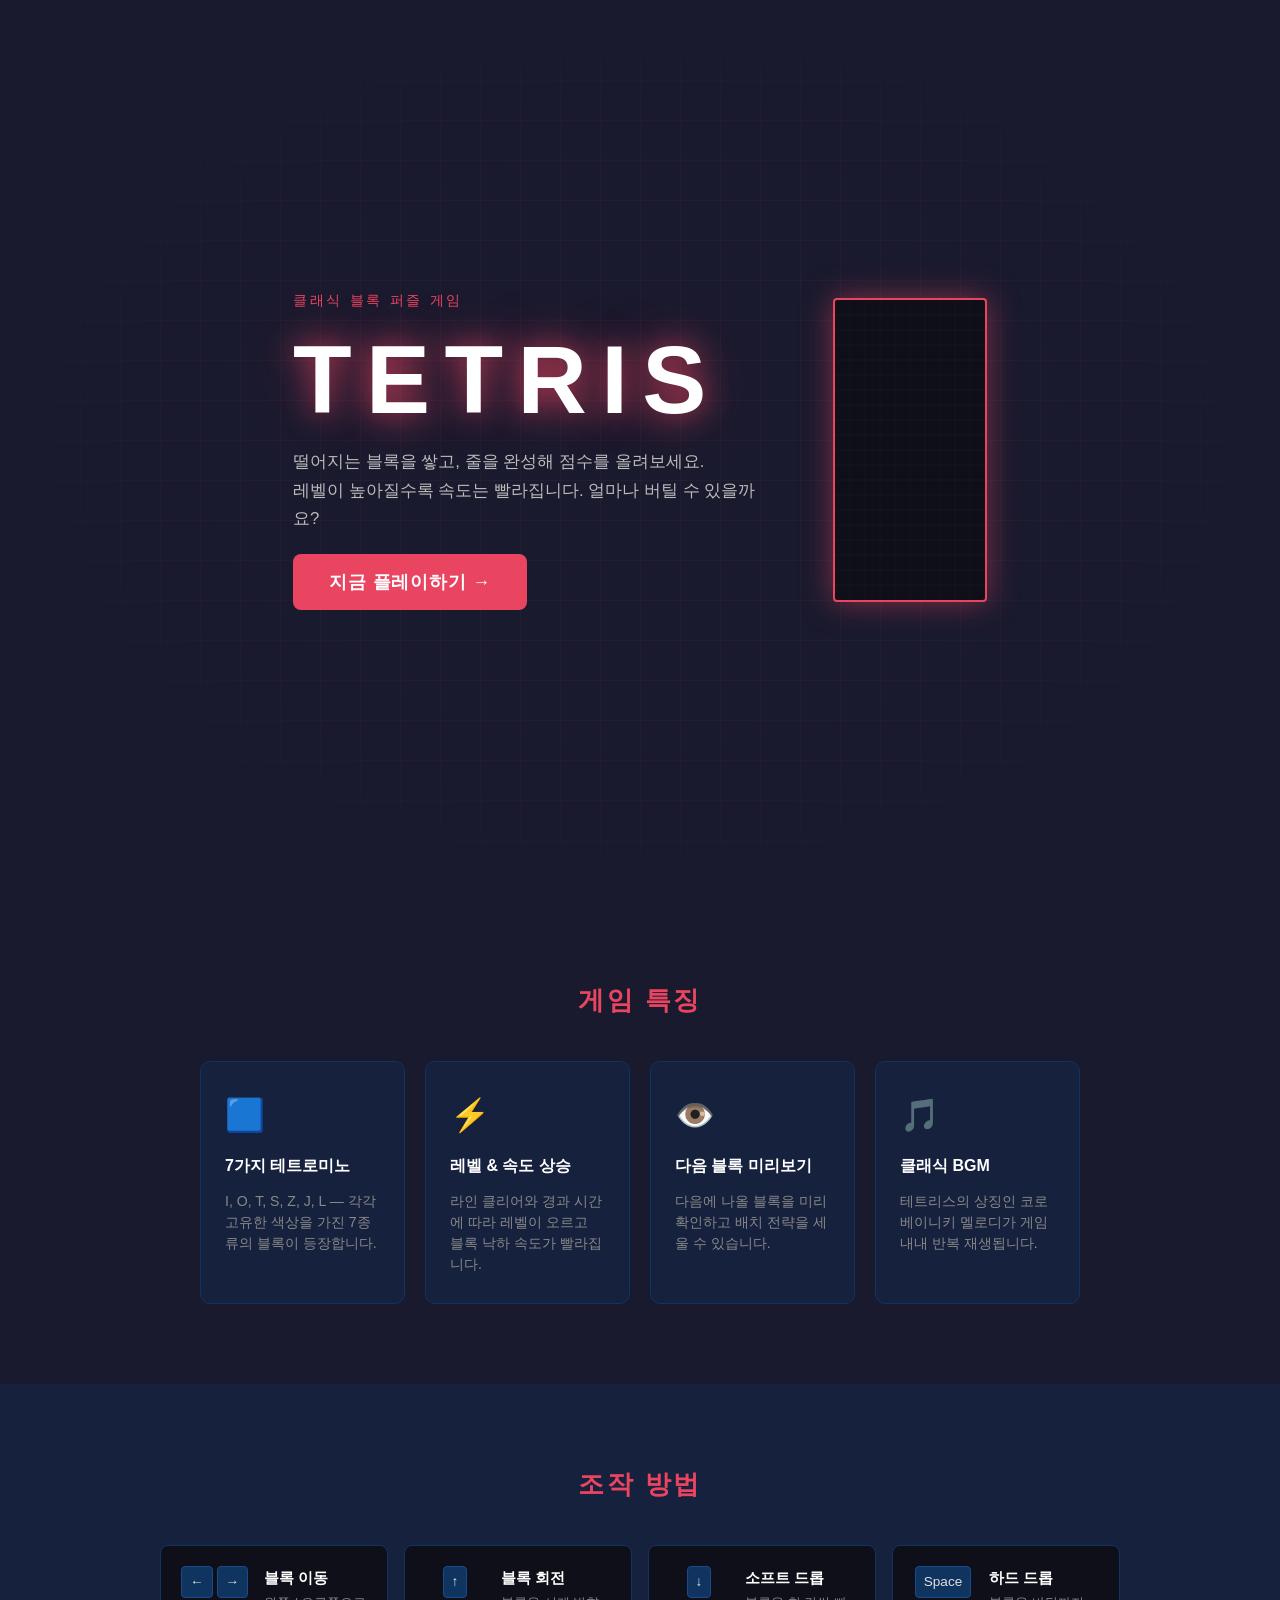
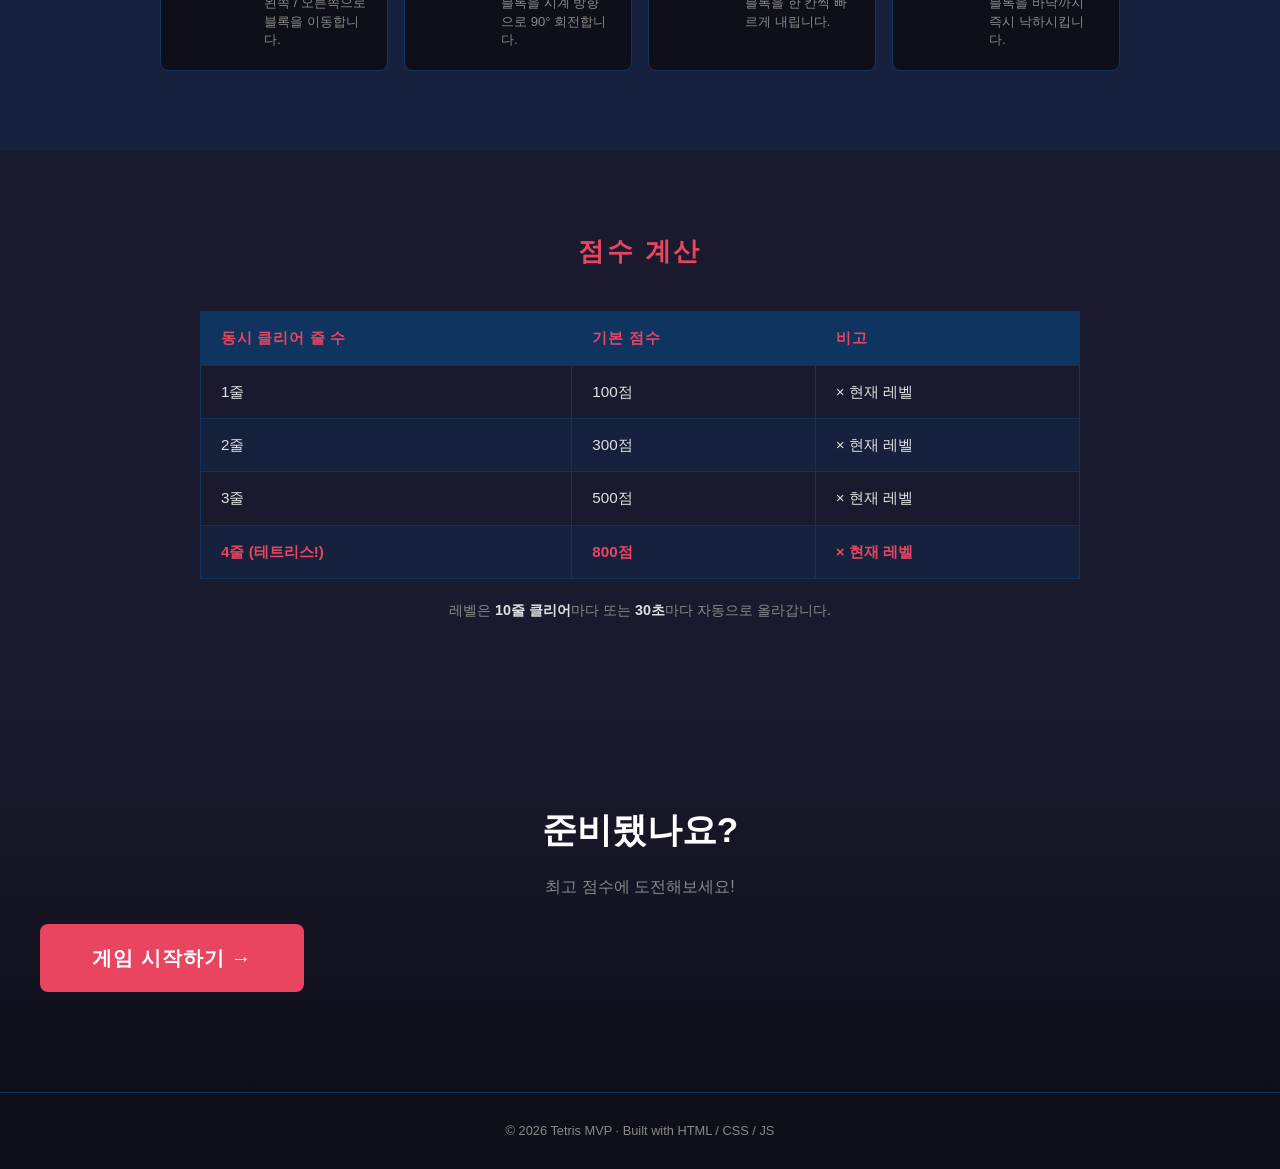
<file: frontend/index.html>
<!DOCTYPE html>
<html lang="ko">
<head>
  <meta charset="UTF-8" />
  <meta http-equiv="refresh" content="0; url=tetris/index.html" />
  <title>Tetris</title>
</head>
<body>
  <p><a href="tetris/index.html">테트리스 페이지로 이동합니다...</a></p>
</body>
</html>
</file>
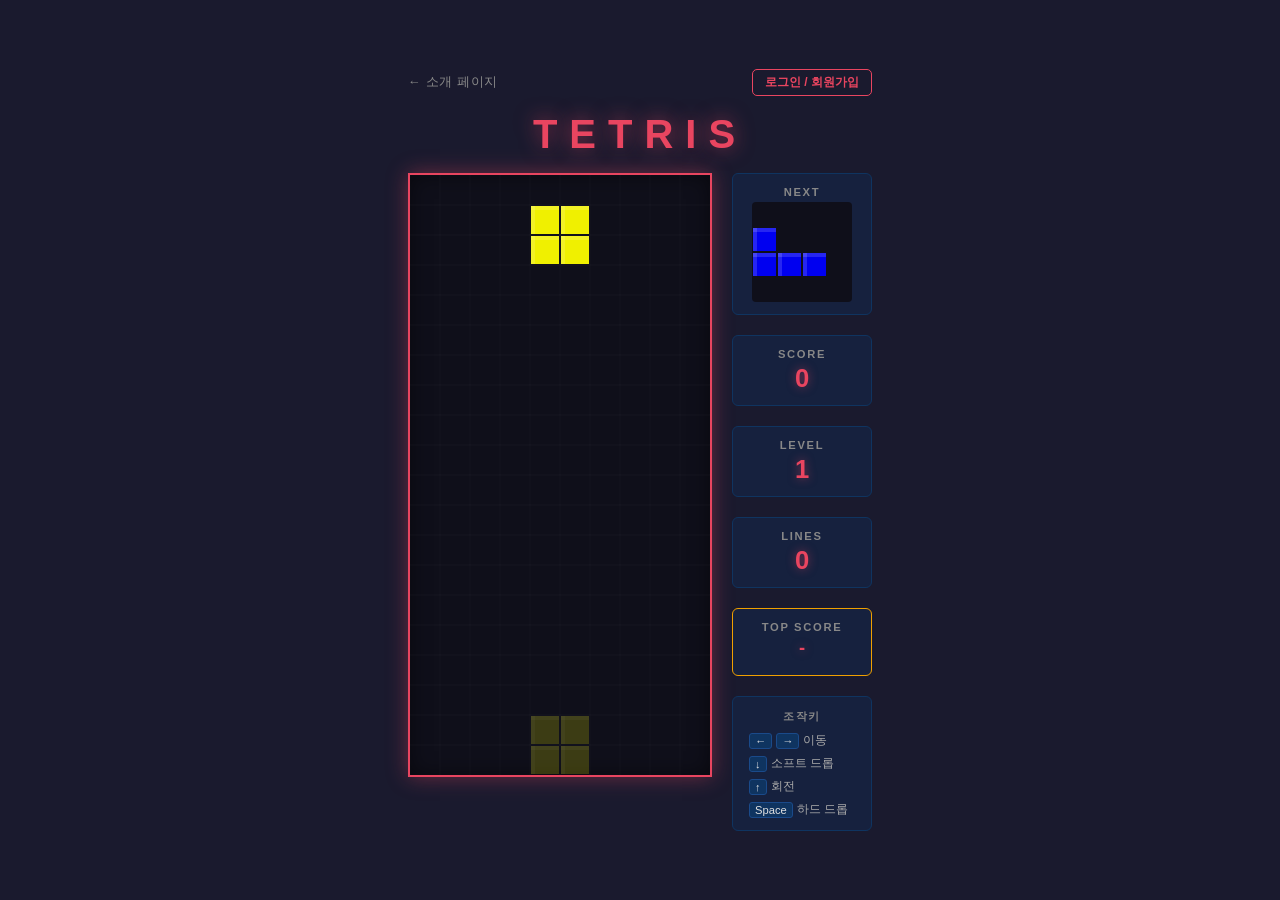
<file: tetris/index.html>
<!DOCTYPE html>
<html lang="ko">
<head>
  <meta charset="UTF-8" />
  <meta name="viewport" content="width=device-width, initial-scale=1.0, user-scalable=no" />
  <title>Tetris</title>
  <link rel="stylesheet" href="style.css" />
</head>
<body>
  <div class="container">
    <div class="top-bar">
      <a href="landing.html" class="back-link">← 소개 페이지</a>
      <div class="user-bar">
        <span id="user-status" class="user-name"></span>
        <button id="auth-btn" class="auth-btn">로그인 / 회원가입</button>
      </div>
    </div>

    <h1 class="title">TETRIS</h1>

    <div class="game-area">
      <canvas id="board" width="300" height="600"></canvas>
      <div class="sidebar">
        <div class="stat-block">
          <span class="stat-label">NEXT</span>
          <canvas id="next" width="100" height="100"></canvas>
        </div>
        <div class="stat-block">
          <span class="stat-label">SCORE</span>
          <span class="stat-value" id="score">0</span>
        </div>
        <div class="stat-block">
          <span class="stat-label">LEVEL</span>
          <span class="stat-value" id="level">1</span>
        </div>
        <div class="stat-block">
          <span class="stat-label">LINES</span>
          <span class="stat-value" id="lines">0</span>
        </div>
        <div class="stat-block top-score-block">
          <span class="stat-label">TOP SCORE</span>
          <span class="stat-value stat-value-sm" id="top-score">-</span>
          <span class="top-score-user" id="top-score-user"></span>
        </div>
        <div class="controls">
          <p class="controls-title">조작키</p>
          <ul>
            <li><kbd>←</kbd> <kbd>→</kbd> 이동</li>
            <li><kbd>↓</kbd> 소프트 드롭</li>
            <li><kbd>↑</kbd> 회전</li>
            <li><kbd>Space</kbd> 하드 드롭</li>
          </ul>
        </div>
      </div>
    </div>
  </div>

  <div class="mobile-controls">
    <div class="btn-row">
      <button class="ctrl-btn" id="btn-left" aria-label="왼쪽 이동">◀</button>
      <button class="ctrl-btn" id="btn-rotate" aria-label="회전">↻</button>
      <button class="ctrl-btn" id="btn-right" aria-label="오른쪽 이동">▶</button>
    </div>
    <div class="btn-row">
      <button class="ctrl-btn" id="btn-down" aria-label="소프트 드롭">▼</button>
      <button class="ctrl-btn" id="btn-hard" aria-label="하드 드롭">⬇</button>
    </div>
  </div>

  <div id="overlay" class="overlay hidden">
    <div class="overlay-box">
      <p id="overlay-title">GAME OVER</p>
      <p id="overlay-score"></p>
      <p id="overlay-saved" class="overlay-saved"></p>
      <button id="restart-btn">다시 시작</button>
    </div>
  </div>

  <!-- 로그인 / 회원가입 모달 -->
  <div id="auth-modal" class="modal hidden">
    <div class="modal-box">
      <button id="modal-close" class="modal-close">×</button>
      <div class="modal-tabs">
        <button class="tab-btn active" data-tab="login">로그인</button>
        <button class="tab-btn" data-tab="register">회원가입</button>
      </div>

      <div id="tab-login" class="tab-content">
        <div class="form-group">
          <label>이메일</label>
          <input type="email" id="login-email" placeholder="email@example.com" autocomplete="email" />
        </div>
        <div class="form-group">
          <label>비밀번호</label>
          <input type="password" id="login-password" placeholder="••••••••" autocomplete="current-password" />
        </div>
        <button id="login-submit" class="submit-btn">로그인</button>
        <p id="login-error" class="form-error"></p>
      </div>

      <div id="tab-register" class="tab-content hidden">
        <div class="form-group">
          <label>닉네임</label>
          <input type="text" id="reg-username" placeholder="테트리스고수" autocomplete="username" />
        </div>
        <div class="form-group">
          <label>이메일</label>
          <input type="email" id="reg-email" placeholder="email@example.com" autocomplete="email" />
        </div>
        <div class="form-group">
          <label>비밀번호</label>
          <input type="password" id="reg-password" placeholder="••••••••" autocomplete="new-password" />
        </div>
        <button id="reg-submit" class="submit-btn">회원가입</button>
        <p id="reg-error" class="form-error"></p>
      </div>
    </div>
  </div>

  <script src="game.js"></script>
</body>
</html>
</file>
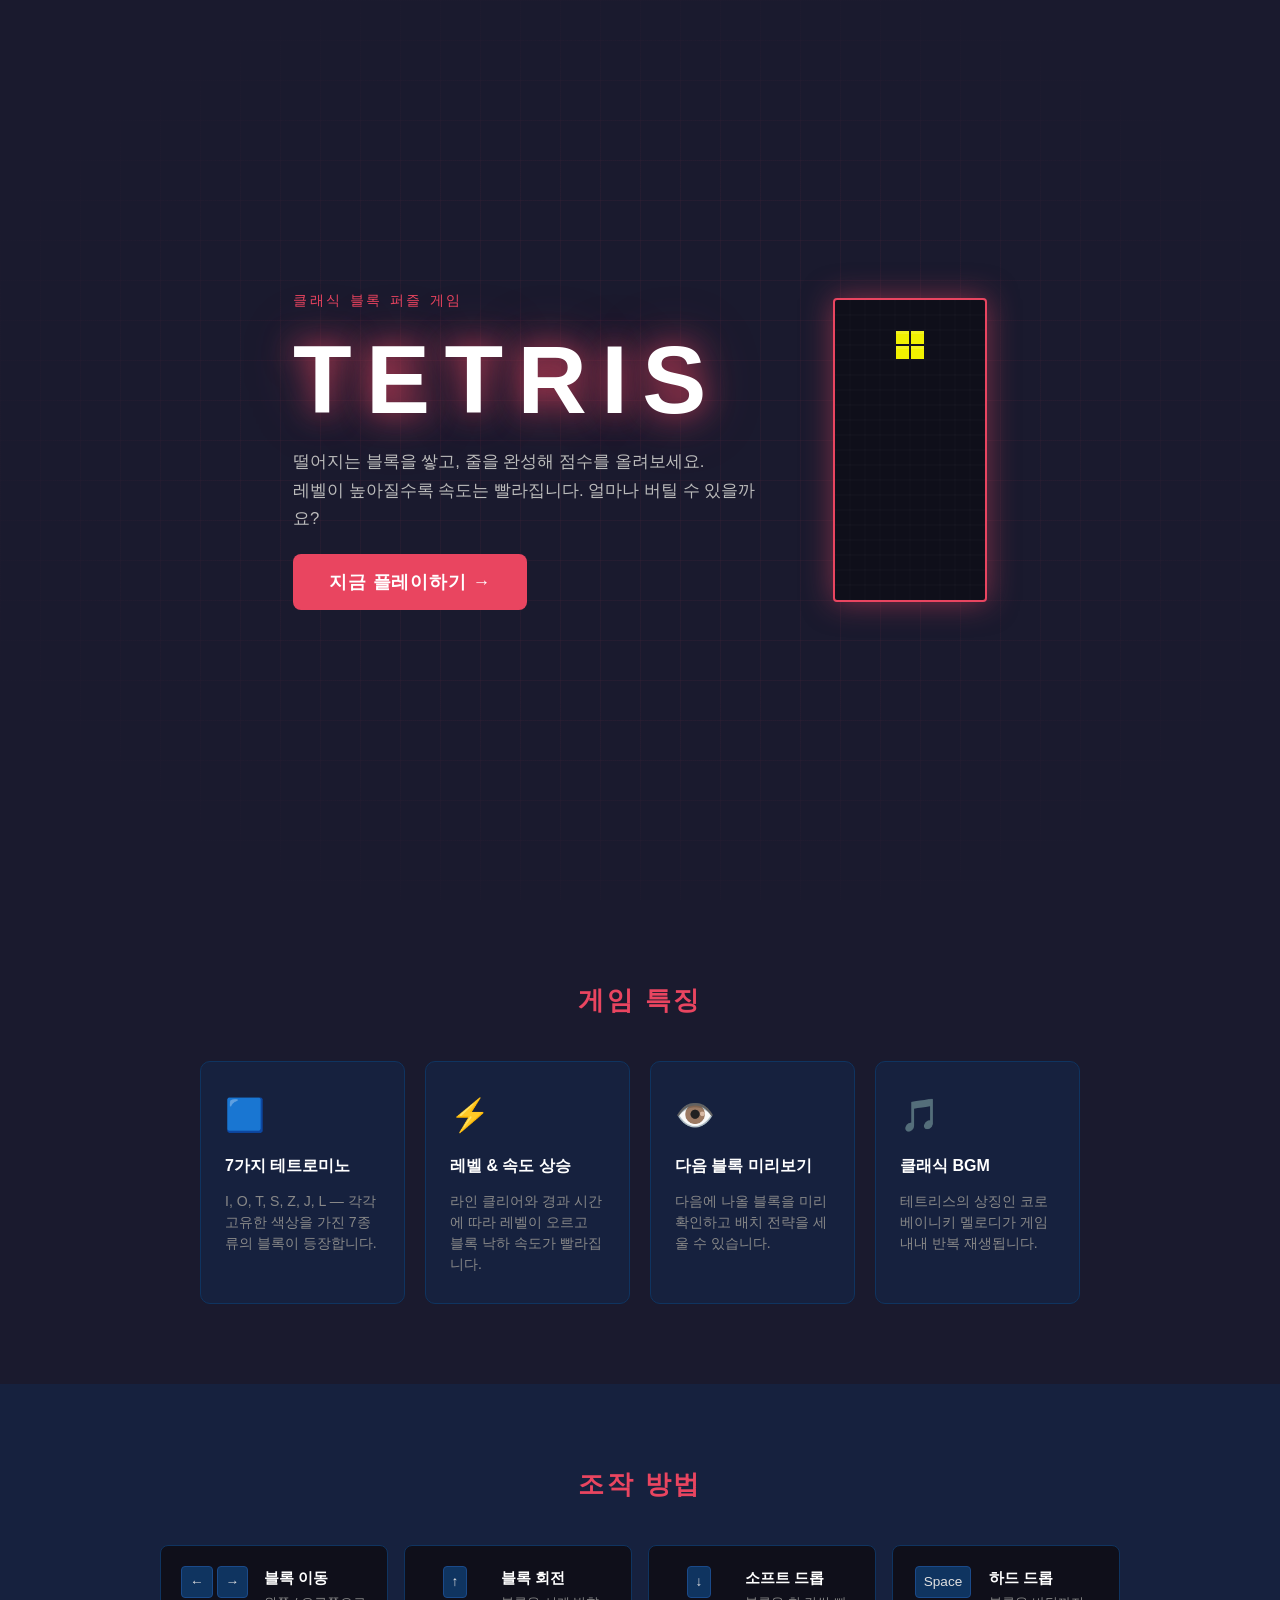
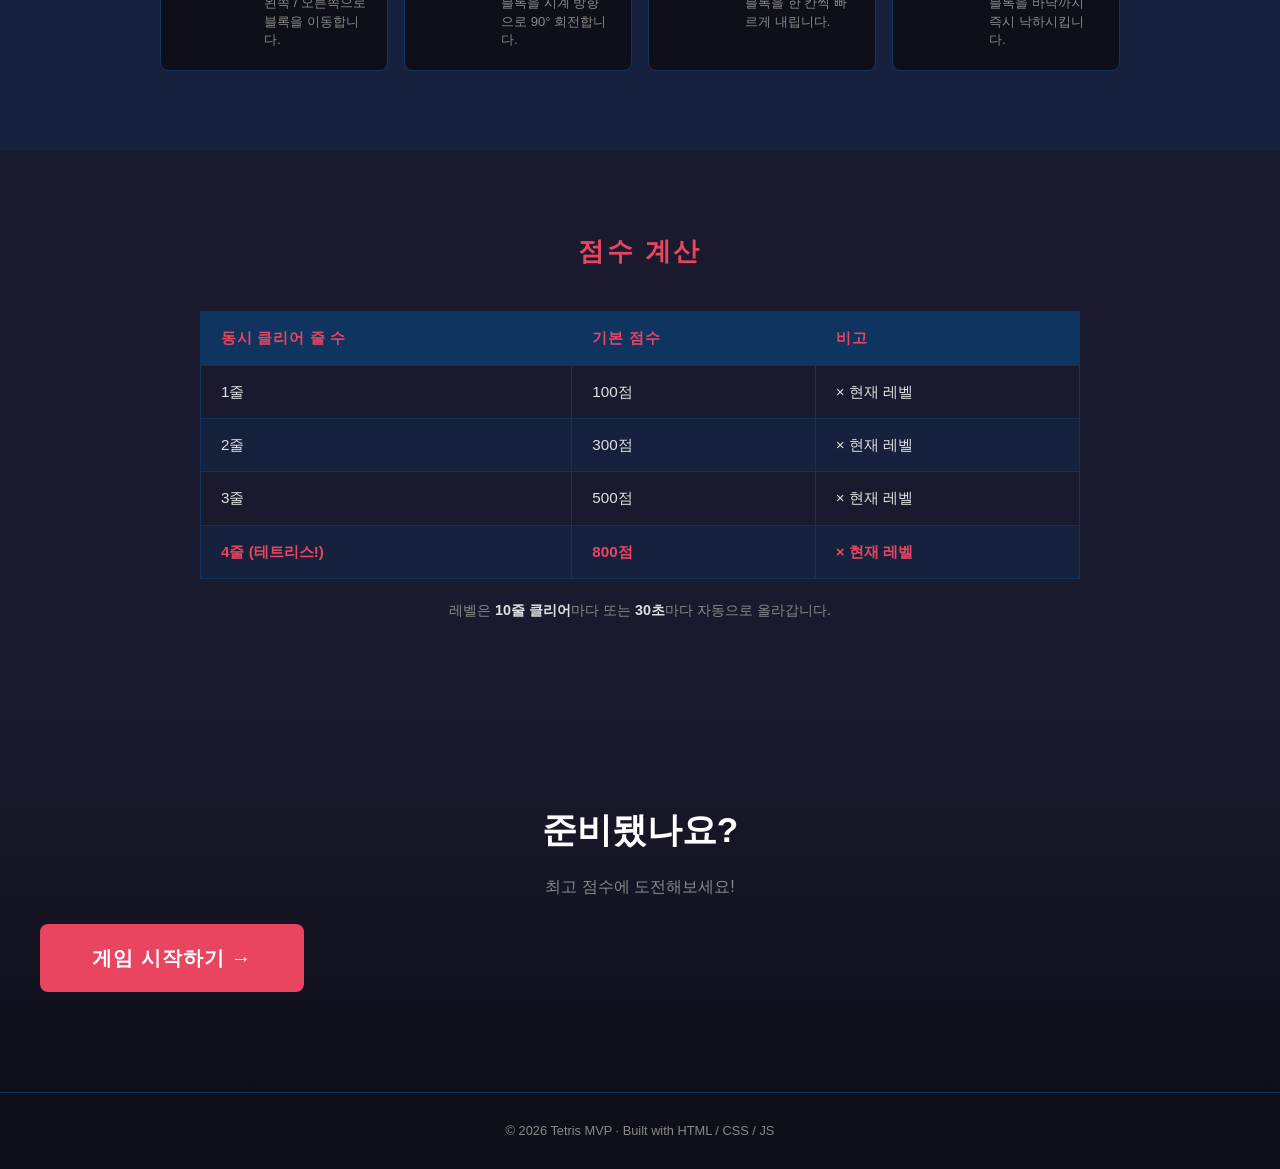
<file: frontend/tetris/index.html>
<!DOCTYPE html>
<html lang="ko">
<head>
  <meta charset="UTF-8" />
  <meta name="viewport" content="width=device-width, initial-scale=1.0" />
  <title>Tetris – 소개</title>
  <link rel="stylesheet" href="landing.css" />
</head>
<body>

  <!-- Hero -->
  <header class="hero">
    <div class="hero-bg-grid" aria-hidden="true"></div>
    <div class="hero-content">
      <p class="hero-sub">클래식 블록 퍼즐 게임</p>
      <h1 class="hero-title">TETRIS</h1>
      <p class="hero-desc">
        떨어지는 블록을 쌓고, 줄을 완성해 점수를 올려보세요.<br>
        레벨이 높아질수록 속도는 빨라집니다. 얼마나 버틸 수 있을까요?
      </p>
      <a href="game.html" class="play-btn">지금 플레이하기 →</a>
    </div>
    <div class="hero-preview" aria-hidden="true">
      <canvas id="preview-canvas" width="150" height="300"></canvas>
    </div>
  </header>

  <!-- Features -->
  <section class="section">
    <h2 class="section-title">게임 특징</h2>
    <div class="features">
      <div class="feature-card">
        <span class="feature-icon">🟦</span>
        <h3>7가지 테트로미노</h3>
        <p>I, O, T, S, Z, J, L — 각각 고유한 색상을 가진 7종류의 블록이 등장합니다.</p>
      </div>
      <div class="feature-card">
        <span class="feature-icon">⚡</span>
        <h3>레벨 & 속도 상승</h3>
        <p>라인 클리어와 경과 시간에 따라 레벨이 오르고 블록 낙하 속도가 빨라집니다.</p>
      </div>
      <div class="feature-card">
        <span class="feature-icon">👁️</span>
        <h3>다음 블록 미리보기</h3>
        <p>다음에 나올 블록을 미리 확인하고 배치 전략을 세울 수 있습니다.</p>
      </div>
      <div class="feature-card">
        <span class="feature-icon">🎵</span>
        <h3>클래식 BGM</h3>
        <p>테트리스의 상징인 코로베이니키 멜로디가 게임 내내 반복 재생됩니다.</p>
      </div>
    </div>
  </section>

  <!-- How to play -->
  <section class="section section-dark">
    <h2 class="section-title">조작 방법</h2>
    <div class="controls-grid">
      <div class="control-item">
        <div class="key-group">
          <kbd>←</kbd><kbd>→</kbd>
        </div>
        <div class="control-desc">
          <strong>블록 이동</strong>
          <span>왼쪽 / 오른쪽으로 블록을 이동합니다.</span>
        </div>
      </div>
      <div class="control-item">
        <div class="key-group"><kbd>↑</kbd></div>
        <div class="control-desc">
          <strong>블록 회전</strong>
          <span>블록을 시계 방향으로 90° 회전합니다.</span>
        </div>
      </div>
      <div class="control-item">
        <div class="key-group"><kbd>↓</kbd></div>
        <div class="control-desc">
          <strong>소프트 드롭</strong>
          <span>블록을 한 칸씩 빠르게 내립니다.</span>
        </div>
      </div>
      <div class="control-item">
        <div class="key-group"><kbd>Space</kbd></div>
        <div class="control-desc">
          <strong>하드 드롭</strong>
          <span>블록을 바닥까지 즉시 낙하시킵니다.</span>
        </div>
      </div>
    </div>
  </section>

  <!-- Scoring -->
  <section class="section">
    <h2 class="section-title">점수 계산</h2>
    <div class="score-table-wrap">
      <table class="score-table">
        <thead>
          <tr><th>동시 클리어 줄 수</th><th>기본 점수</th><th>비고</th></tr>
        </thead>
        <tbody>
          <tr><td>1줄</td><td>100점</td><td>× 현재 레벨</td></tr>
          <tr><td>2줄</td><td>300점</td><td>× 현재 레벨</td></tr>
          <tr><td>3줄</td><td>500점</td><td>× 현재 레벨</td></tr>
          <tr><td>4줄 (테트리스!)</td><td>800점</td><td>× 현재 레벨</td></tr>
        </tbody>
      </table>
    </div>
    <p class="score-note">레벨은 <strong>10줄 클리어</strong>마다 또는 <strong>30초</strong>마다 자동으로 올라갑니다.</p>
  </section>

  <!-- CTA -->
  <section class="cta">
    <h2>준비됐나요?</h2>
    <p>최고 점수에 도전해보세요!</p>
    <a href="game.html" class="play-btn play-btn-lg">게임 시작하기 →</a>
  </section>

  <footer class="footer">
    <p>© 2026 Tetris MVP · Built with HTML / CSS / JS</p>
  </footer>

  <script src="landing.js"></script>
</body>
</html>
</file>
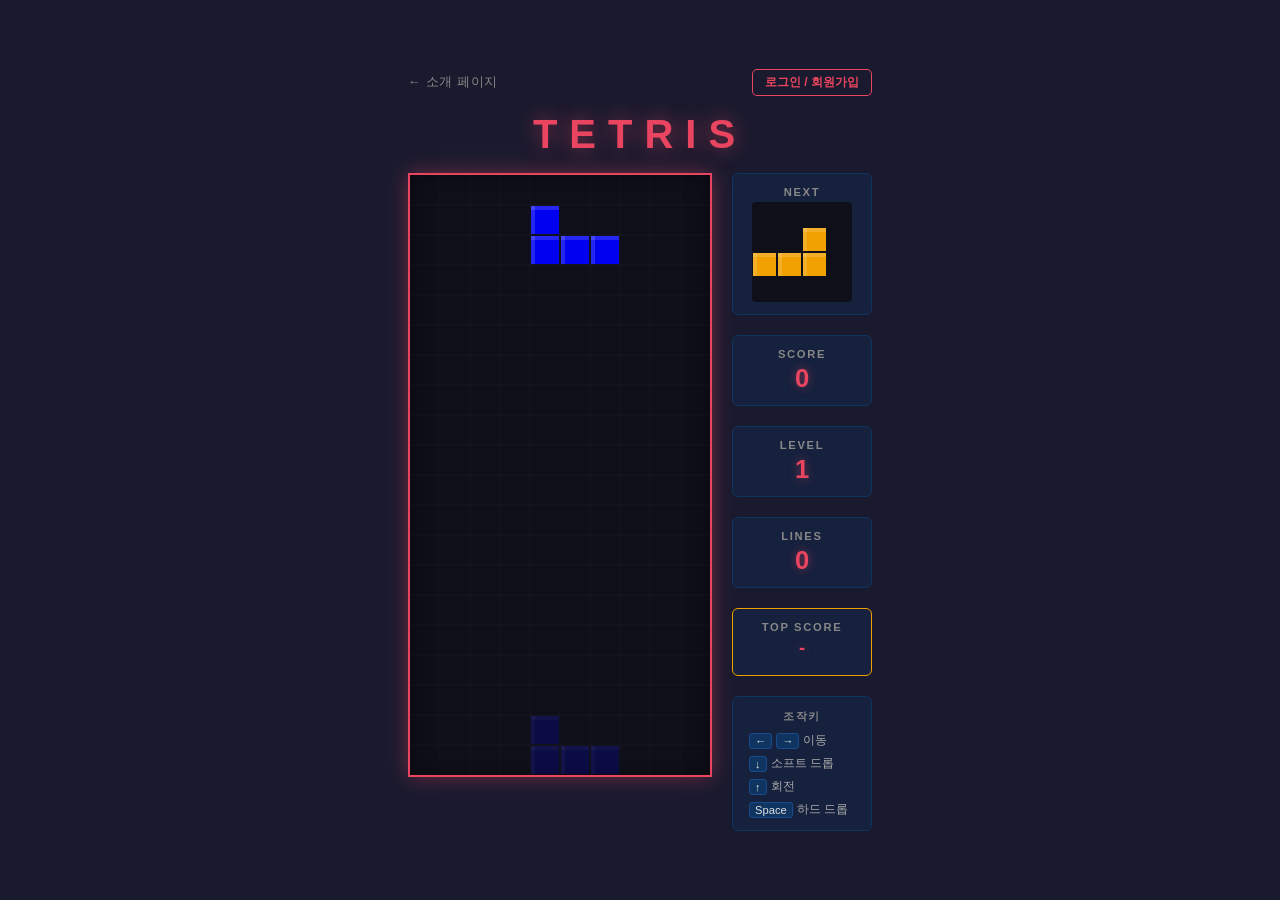
<file: frontend/game.html>
<!DOCTYPE html>
<html lang="ko">
<head>
  <meta charset="UTF-8" />
  <meta name="viewport" content="width=device-width, initial-scale=1.0, user-scalable=no" />
  <title>Tetris</title>
  <link rel="stylesheet" href="style.css" />
</head>
<body>
  <div class="container">
    <div class="top-bar">
      <a href="index.html" class="back-link">← 소개 페이지</a>
      <div class="user-bar">
        <span id="user-status" class="user-name"></span>
        <button id="auth-btn" class="auth-btn">로그인 / 회원가입</button>
      </div>
    </div>

    <h1 class="title">TETRIS</h1>

    <div class="game-area">
      <canvas id="board" width="300" height="600"></canvas>
      <div class="sidebar">
        <div class="stat-block">
          <span class="stat-label">NEXT</span>
          <canvas id="next" width="100" height="100"></canvas>
        </div>
        <div class="stat-block">
          <span class="stat-label">SCORE</span>
          <span class="stat-value" id="score">0</span>
        </div>
        <div class="stat-block">
          <span class="stat-label">LEVEL</span>
          <span class="stat-value" id="level">1</span>
        </div>
        <div class="stat-block">
          <span class="stat-label">LINES</span>
          <span class="stat-value" id="lines">0</span>
        </div>
        <div class="stat-block top-score-block">
          <span class="stat-label">TOP SCORE</span>
          <span class="stat-value stat-value-sm" id="top-score">-</span>
          <span class="top-score-user" id="top-score-user"></span>
        </div>
        <div class="controls">
          <p class="controls-title">조작키</p>
          <ul>
            <li><kbd>←</kbd> <kbd>→</kbd> 이동</li>
            <li><kbd>↓</kbd> 소프트 드롭</li>
            <li><kbd>↑</kbd> 회전</li>
            <li><kbd>Space</kbd> 하드 드롭</li>
          </ul>
        </div>
      </div>
    </div>
  </div>

  <div class="mobile-controls">
    <div class="btn-row">
      <button class="ctrl-btn" id="btn-left" aria-label="왼쪽 이동">◀</button>
      <button class="ctrl-btn" id="btn-rotate" aria-label="회전">↻</button>
      <button class="ctrl-btn" id="btn-right" aria-label="오른쪽 이동">▶</button>
    </div>
    <div class="btn-row">
      <button class="ctrl-btn" id="btn-down" aria-label="소프트 드롭">▼</button>
      <button class="ctrl-btn" id="btn-hard" aria-label="하드 드롭">⬇</button>
    </div>
  </div>

  <div id="overlay" class="overlay hidden">
    <div class="overlay-box">
      <p id="overlay-title">GAME OVER</p>
      <p id="overlay-score"></p>
      <p id="overlay-saved" class="overlay-saved"></p>
      <button id="restart-btn">다시 시작</button>
    </div>
  </div>

  <!-- 로그인 / 회원가입 모달 -->
  <div id="auth-modal" class="modal hidden">
    <div class="modal-box">
      <button id="modal-close" class="modal-close">×</button>
      <div class="modal-tabs">
        <button class="tab-btn active" data-tab="login">로그인</button>
        <button class="tab-btn" data-tab="register">회원가입</button>
      </div>

      <div id="tab-login" class="tab-content">
        <div class="form-group">
          <label>이메일</label>
          <input type="email" id="login-email" placeholder="email@example.com" autocomplete="email" />
        </div>
        <div class="form-group">
          <label>비밀번호</label>
          <input type="password" id="login-password" placeholder="••••••••" autocomplete="current-password" />
        </div>
        <button id="login-submit" class="submit-btn">로그인</button>
        <p id="login-error" class="form-error"></p>
      </div>

      <div id="tab-register" class="tab-content hidden">
        <div class="form-group">
          <label>닉네임</label>
          <input type="text" id="reg-username" placeholder="테트리스고수" autocomplete="username" />
        </div>
        <div class="form-group">
          <label>이메일</label>
          <input type="email" id="reg-email" placeholder="email@example.com" autocomplete="email" />
        </div>
        <div class="form-group">
          <label>비밀번호</label>
          <input type="password" id="reg-password" placeholder="••••••••" autocomplete="new-password" />
        </div>
        <button id="reg-submit" class="submit-btn">회원가입</button>
        <p id="reg-error" class="form-error"></p>
      </div>
    </div>
  </div>

  <script src="config.js"></script>
  <script src="game.js"></script>
</body>
</html>
</file>
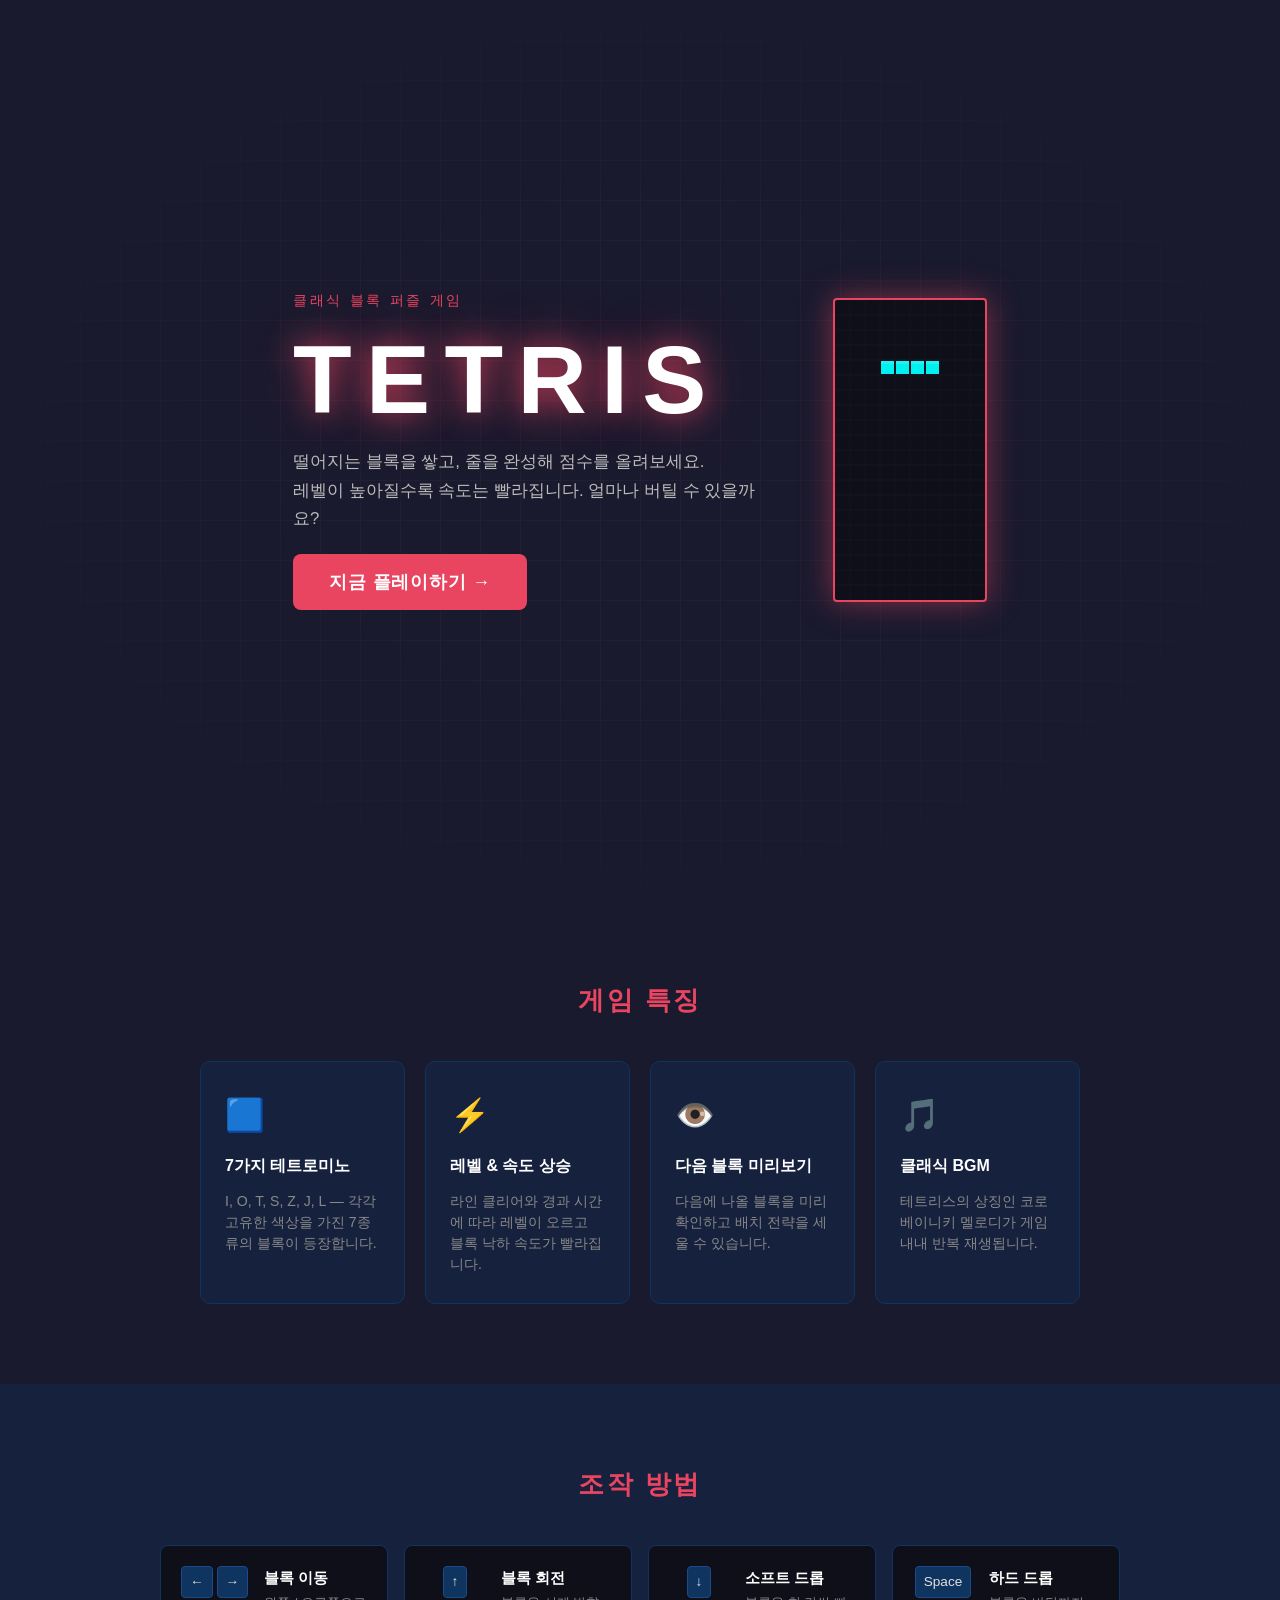
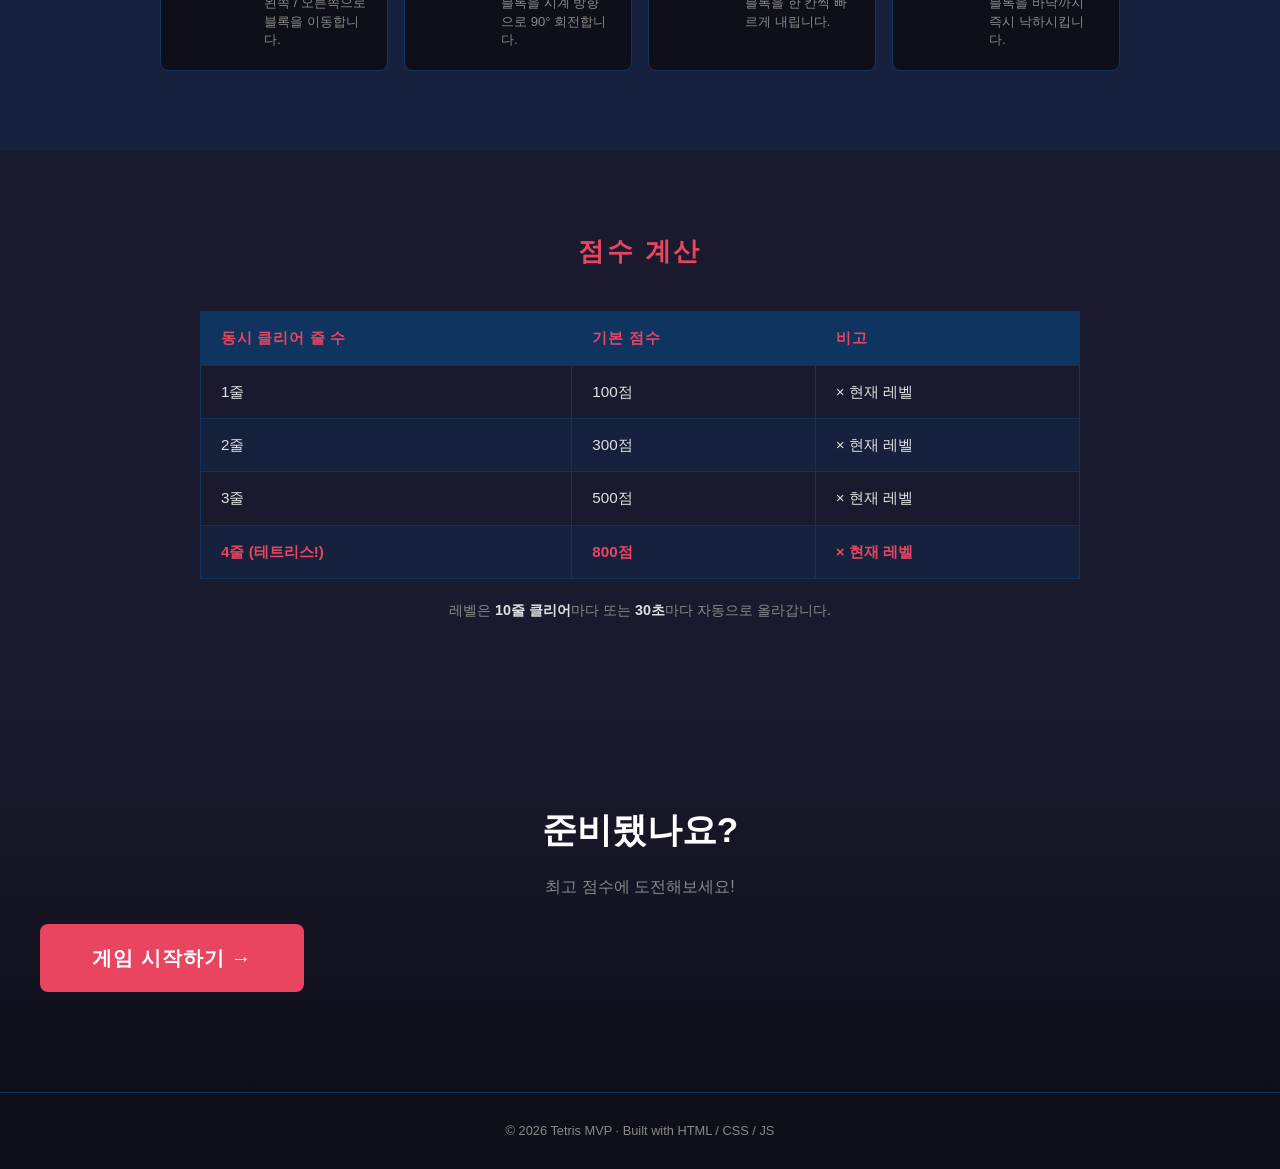
<file: tetris/landing.html>
<!DOCTYPE html>
<html lang="ko">
<head>
  <meta charset="UTF-8" />
  <meta name="viewport" content="width=device-width, initial-scale=1.0" />
  <title>Tetris – 소개</title>
  <link rel="stylesheet" href="landing.css" />
</head>
<body>

  <!-- Hero -->
  <header class="hero">
    <div class="hero-bg-grid" aria-hidden="true"></div>
    <div class="hero-content">
      <p class="hero-sub">클래식 블록 퍼즐 게임</p>
      <h1 class="hero-title">TETRIS</h1>
      <p class="hero-desc">
        떨어지는 블록을 쌓고, 줄을 완성해 점수를 올려보세요.<br>
        레벨이 높아질수록 속도는 빨라집니다. 얼마나 버틸 수 있을까요?
      </p>
      <a href="index.html" class="play-btn">지금 플레이하기 →</a>
    </div>
    <div class="hero-preview" aria-hidden="true">
      <canvas id="preview-canvas" width="150" height="300"></canvas>
    </div>
  </header>

  <!-- Features -->
  <section class="section">
    <h2 class="section-title">게임 특징</h2>
    <div class="features">
      <div class="feature-card">
        <span class="feature-icon">🟦</span>
        <h3>7가지 테트로미노</h3>
        <p>I, O, T, S, Z, J, L — 각각 고유한 색상을 가진 7종류의 블록이 등장합니다.</p>
      </div>
      <div class="feature-card">
        <span class="feature-icon">⚡</span>
        <h3>레벨 & 속도 상승</h3>
        <p>라인 클리어와 경과 시간에 따라 레벨이 오르고 블록 낙하 속도가 빨라집니다.</p>
      </div>
      <div class="feature-card">
        <span class="feature-icon">👁️</span>
        <h3>다음 블록 미리보기</h3>
        <p>다음에 나올 블록을 미리 확인하고 배치 전략을 세울 수 있습니다.</p>
      </div>
      <div class="feature-card">
        <span class="feature-icon">🎵</span>
        <h3>클래식 BGM</h3>
        <p>테트리스의 상징인 코로베이니키 멜로디가 게임 내내 반복 재생됩니다.</p>
      </div>
    </div>
  </section>

  <!-- How to play -->
  <section class="section section-dark">
    <h2 class="section-title">조작 방법</h2>
    <div class="controls-grid">
      <div class="control-item">
        <div class="key-group">
          <kbd>←</kbd><kbd>→</kbd>
        </div>
        <div class="control-desc">
          <strong>블록 이동</strong>
          <span>왼쪽 / 오른쪽으로 블록을 이동합니다.</span>
        </div>
      </div>
      <div class="control-item">
        <div class="key-group"><kbd>↑</kbd></div>
        <div class="control-desc">
          <strong>블록 회전</strong>
          <span>블록을 시계 방향으로 90° 회전합니다.</span>
        </div>
      </div>
      <div class="control-item">
        <div class="key-group"><kbd>↓</kbd></div>
        <div class="control-desc">
          <strong>소프트 드롭</strong>
          <span>블록을 한 칸씩 빠르게 내립니다.</span>
        </div>
      </div>
      <div class="control-item">
        <div class="key-group"><kbd>Space</kbd></div>
        <div class="control-desc">
          <strong>하드 드롭</strong>
          <span>블록을 바닥까지 즉시 낙하시킵니다.</span>
        </div>
      </div>
    </div>
  </section>

  <!-- Scoring -->
  <section class="section">
    <h2 class="section-title">점수 계산</h2>
    <div class="score-table-wrap">
      <table class="score-table">
        <thead>
          <tr><th>동시 클리어 줄 수</th><th>기본 점수</th><th>비고</th></tr>
        </thead>
        <tbody>
          <tr><td>1줄</td><td>100점</td><td>× 현재 레벨</td></tr>
          <tr><td>2줄</td><td>300점</td><td>× 현재 레벨</td></tr>
          <tr><td>3줄</td><td>500점</td><td>× 현재 레벨</td></tr>
          <tr><td>4줄 (테트리스!)</td><td>800점</td><td>× 현재 레벨</td></tr>
        </tbody>
      </table>
    </div>
    <p class="score-note">레벨은 <strong>10줄 클리어</strong>마다 또는 <strong>30초</strong>마다 자동으로 올라갑니다.</p>
  </section>

  <!-- CTA -->
  <section class="cta">
    <h2>준비됐나요?</h2>
    <p>최고 점수에 도전해보세요!</p>
    <a href="index.html" class="play-btn play-btn-lg">게임 시작하기 →</a>
  </section>

  <footer class="footer">
    <p>© 2026 Tetris MVP · Built with HTML / CSS / JS</p>
  </footer>

  <script src="landing.js"></script>
</body>
</html>
</file>
<file: tetris/style.css>
* {
  margin: 0;
  padding: 0;
  box-sizing: border-box;
}

body {
  background: #1a1a2e;
  color: #e0e0e0;
  font-family: 'Segoe UI', Tahoma, Geneva, Verdana, sans-serif;
  min-height: 100vh;
  display: flex;
  align-items: center;
  justify-content: center;
}

.container {
  display: flex;
  flex-direction: column;
  align-items: center;
  gap: 16px;
}

.top-bar {
  display: flex;
  align-items: center;
  justify-content: space-between;
  width: 100%;
  gap: 12px;
}

.back-link {
  font-size: 0.8rem;
  color: #888;
  text-decoration: none;
  letter-spacing: 0.05em;
  transition: color 0.2s;
  white-space: nowrap;
}
.back-link:hover { color: #e94560; }

.user-bar {
  display: flex;
  align-items: center;
  gap: 10px;
}

.user-name {
  font-size: 0.8rem;
  color: #aaa;
  white-space: nowrap;
}

.auth-btn {
  background: transparent;
  border: 1px solid #e94560;
  color: #e94560;
  border-radius: 5px;
  padding: 4px 12px;
  font-size: 0.75rem;
  font-weight: 700;
  cursor: pointer;
  white-space: nowrap;
  transition: background 0.2s, color 0.2s;
}
.auth-btn:hover {
  background: #e94560;
  color: #fff;
}

.title {
  font-size: 2.5rem;
  font-weight: 900;
  letter-spacing: 0.3em;
  color: #e94560;
  text-shadow: 0 0 20px rgba(233, 69, 96, 0.6);
}

.game-area {
  display: flex;
  gap: 20px;
  align-items: flex-start;
}

#board {
  display: block;
  border: 2px solid #e94560;
  box-shadow: 0 0 20px rgba(233, 69, 96, 0.4), inset 0 0 20px rgba(0, 0, 0, 0.5);
  background: #0f0f1a;
}

.sidebar {
  display: flex;
  flex-direction: column;
  gap: 20px;
  width: 140px;
}

.stat-block {
  background: #16213e;
  border: 1px solid #0f3460;
  border-radius: 6px;
  padding: 12px 16px;
  display: flex;
  flex-direction: column;
  align-items: center;
  gap: 4px;
}

.stat-label {
  font-size: 0.7rem;
  font-weight: 700;
  letter-spacing: 0.15em;
  color: #888;
}

.stat-value {
  font-size: 1.6rem;
  font-weight: 900;
  color: #e94560;
  text-shadow: 0 0 10px rgba(233, 69, 96, 0.5);
}

.stat-value-sm {
  font-size: 1.15rem;
}

.top-score-block {
  border-color: #f0a000;
}

.top-score-user {
  font-size: 0.7rem;
  color: #f0a000;
  max-width: 100%;
  overflow: hidden;
  text-overflow: ellipsis;
  white-space: nowrap;
}

.controls {
  background: #16213e;
  border: 1px solid #0f3460;
  border-radius: 6px;
  padding: 12px 16px;
}

.controls-title {
  font-size: 0.7rem;
  font-weight: 700;
  letter-spacing: 0.15em;
  color: #888;
  margin-bottom: 8px;
  text-align: center;
}

.controls ul {
  list-style: none;
  display: flex;
  flex-direction: column;
  gap: 6px;
}

.controls li {
  font-size: 0.75rem;
  color: #aaa;
  display: flex;
  align-items: center;
  gap: 4px;
}

#next {
  display: block;
  background: #0f0f1a;
  border-radius: 4px;
}

kbd {
  background: #0f3460;
  border: 1px solid #1a4a8a;
  border-radius: 3px;
  padding: 1px 5px;
  font-size: 0.7rem;
  color: #e0e0e0;
  font-family: inherit;
}

/* Overlay */
.overlay {
  position: fixed;
  inset: 0;
  background: rgba(0, 0, 0, 0.75);
  display: flex;
  align-items: center;
  justify-content: center;
  z-index: 10;
}

.overlay.hidden {
  display: none;
}

.overlay-box {
  background: #16213e;
  border: 2px solid #e94560;
  border-radius: 10px;
  padding: 32px 48px;
  text-align: center;
  display: flex;
  flex-direction: column;
  gap: 16px;
  box-shadow: 0 0 40px rgba(233, 69, 96, 0.4);
}

#overlay-title {
  font-size: 2rem;
  font-weight: 900;
  color: #e94560;
  letter-spacing: 0.2em;
}

#overlay-score {
  font-size: 1rem;
  color: #aaa;
}

.overlay-saved {
  font-size: 0.85rem;
  color: #4caf50;
  min-height: 1.2em;
}

#restart-btn {
  margin-top: 8px;
  background: #e94560;
  color: #fff;
  border: none;
  border-radius: 6px;
  padding: 10px 28px;
  font-size: 1rem;
  font-weight: 700;
  cursor: pointer;
  transition: background 0.2s, box-shadow 0.2s;
}

#restart-btn:hover {
  background: #c73652;
  box-shadow: 0 0 16px rgba(233, 69, 96, 0.6);
}

/* ── Mobile controls ─────────────────────────────────────────────────────── */
.mobile-controls {
  display: none;
  flex-direction: column;
  gap: 10px;
  position: fixed;
  bottom: 0;
  left: 0;
  right: 0;
  background: rgba(26, 26, 46, 0.97);
  border-top: 2px solid #0f3460;
  padding: 12px 16px;
  padding-bottom: max(12px, env(safe-area-inset-bottom));
  z-index: 50;
  backdrop-filter: blur(4px);
}

.btn-row {
  display: flex;
  gap: 10px;
}

.ctrl-btn {
  flex: 1;
  height: 56px;
  background: #16213e;
  border: 1px solid #0f3460;
  border-radius: 10px;
  color: #e0e0e0;
  font-size: 1.5rem;
  cursor: pointer;
  touch-action: none;
  user-select: none;
  -webkit-user-select: none;
  display: flex;
  align-items: center;
  justify-content: center;
  transition: background 0.08s;
}

.ctrl-btn:active,
.ctrl-btn.pressed {
  background: #1a4a8a;
}

/* Show on touch devices regardless of screen size */
@media (hover: none) and (pointer: coarse) {
  .mobile-controls { display: flex; }
  .controls { display: none; }
}

/* Scale game area on narrow screens + extra bottom padding */
@media (max-width: 540px) {
  body {
    align-items: flex-start;
    padding-top: 12px;
  }

  .container {
    padding-left: 8px;
    padding-right: 8px;
    padding-bottom: 150px;
    align-items: center;
  }

  .title { font-size: 1.8rem; }

  .game-area { transform-origin: top center; }
}

/* ── Auth Modal ──────────────────────────────────────────────────────────── */
.modal {
  position: fixed;
  inset: 0;
  background: rgba(0, 0, 0, 0.8);
  display: flex;
  align-items: center;
  justify-content: center;
  z-index: 100;
  backdrop-filter: blur(2px);
}

.modal.hidden { display: none; }

.modal-box {
  background: #16213e;
  border: 2px solid #0f3460;
  border-radius: 12px;
  padding: 32px;
  width: 100%;
  max-width: 360px;
  position: relative;
  box-shadow: 0 0 40px rgba(0, 0, 0, 0.6);
}

.modal-close {
  position: absolute;
  top: 12px;
  right: 16px;
  background: none;
  border: none;
  color: #888;
  font-size: 1.4rem;
  cursor: pointer;
  line-height: 1;
  padding: 0;
}
.modal-close:hover { color: #e94560; }

.modal-tabs {
  display: flex;
  gap: 0;
  margin-bottom: 24px;
  border-bottom: 2px solid #0f3460;
}

.tab-btn {
  flex: 1;
  background: none;
  border: none;
  color: #888;
  font-size: 0.9rem;
  font-weight: 700;
  padding: 10px;
  cursor: pointer;
  letter-spacing: 0.05em;
  border-bottom: 2px solid transparent;
  margin-bottom: -2px;
  transition: color 0.2s, border-color 0.2s;
}

.tab-btn.active {
  color: #e94560;
  border-bottom-color: #e94560;
}

.tab-content { display: flex; flex-direction: column; gap: 16px; }
.tab-content.hidden { display: none; }

.form-group {
  display: flex;
  flex-direction: column;
  gap: 6px;
}

.form-group label {
  font-size: 0.75rem;
  font-weight: 700;
  color: #888;
  letter-spacing: 0.1em;
}

.form-group input {
  background: #0f0f1a;
  border: 1px solid #0f3460;
  border-radius: 6px;
  padding: 10px 14px;
  color: #e0e0e0;
  font-size: 0.95rem;
  font-family: inherit;
  transition: border-color 0.2s;
}

.form-group input:focus {
  outline: none;
  border-color: #e94560;
}

.submit-btn {
  margin-top: 4px;
  background: #e94560;
  color: #fff;
  border: none;
  border-radius: 6px;
  padding: 11px;
  font-size: 0.95rem;
  font-weight: 700;
  cursor: pointer;
  transition: background 0.2s, box-shadow 0.2s;
}

.submit-btn:hover {
  background: #c73652;
  box-shadow: 0 0 16px rgba(233, 69, 96, 0.4);
}

.submit-btn:disabled {
  background: #555;
  cursor: not-allowed;
}

.form-error {
  font-size: 0.8rem;
  color: #e94560;
  min-height: 1.2em;
  text-align: center;
}

@media (max-width: 400px) {
  .modal-box { padding: 24px 16px; margin: 16px; }
}
</file>
<file: frontend/tetris/landing.css>
* {
  margin: 0;
  padding: 0;
  box-sizing: border-box;
}

:root {
  --red:    #e94560;
  --dark:   #1a1a2e;
  --darker: #0f0f1a;
  --panel:  #16213e;
  --border: #0f3460;
  --text:   #e0e0e0;
  --muted:  #888;
}

html { scroll-behavior: smooth; }

body {
  background: var(--dark);
  color: var(--text);
  font-family: 'Segoe UI', Tahoma, Geneva, Verdana, sans-serif;
  line-height: 1.6;
}

/* ── Hero ──────────────────────────────────────────────────── */
.hero {
  position: relative;
  min-height: 100vh;
  display: flex;
  align-items: center;
  justify-content: center;
  gap: 60px;
  padding: 60px 40px;
  overflow: hidden;
}

.hero-bg-grid {
  position: absolute;
  inset: 0;
  background-image:
    linear-gradient(rgba(233,69,96,0.05) 1px, transparent 1px),
    linear-gradient(90deg, rgba(233,69,96,0.05) 1px, transparent 1px);
  background-size: 40px 40px;
  pointer-events: none;
}

.hero::after {
  content: '';
  position: absolute;
  inset: 0;
  background: radial-gradient(ellipse at center, transparent 40%, var(--dark) 80%);
  pointer-events: none;
}

.hero-content {
  position: relative;
  z-index: 1;
  max-width: 480px;
  display: flex;
  flex-direction: column;
  gap: 20px;
}

.hero-sub {
  font-size: 0.85rem;
  letter-spacing: 0.2em;
  color: var(--red);
  text-transform: uppercase;
}

.hero-title {
  font-size: clamp(3rem, 8vw, 6rem);
  font-weight: 900;
  letter-spacing: 0.15em;
  color: #fff;
  text-shadow:
    0 0 30px rgba(233,69,96,0.8),
    0 0 60px rgba(233,69,96,0.4);
  line-height: 1;
}

.hero-desc {
  font-size: 1.05rem;
  color: #bbb;
  line-height: 1.7;
}

.hero-preview {
  position: relative;
  z-index: 1;
  flex-shrink: 0;
}

#preview-canvas {
  display: block;
  border: 2px solid var(--red);
  box-shadow: 0 0 30px rgba(233,69,96,0.5);
  background: var(--darker);
  border-radius: 4px;
}

/* ── Play button ───────────────────────────────────────────── */
.play-btn {
  display: inline-block;
  background: var(--red);
  color: #fff;
  text-decoration: none;
  font-size: 1.1rem;
  font-weight: 700;
  padding: 14px 36px;
  border-radius: 8px;
  letter-spacing: 0.05em;
  transition: background 0.2s, box-shadow 0.2s, transform 0.1s;
  align-self: flex-start;
}
.play-btn:hover {
  background: #c73652;
  box-shadow: 0 0 24px rgba(233,69,96,0.6);
  transform: translateY(-2px);
}
.play-btn-lg {
  font-size: 1.25rem;
  padding: 18px 52px;
}

/* ── Section ───────────────────────────────────────────────── */
.section {
  padding: 80px 40px;
  max-width: 960px;
  margin: 0 auto;
}

.section-dark {
  background: var(--panel);
  max-width: 100%;
  padding: 80px 40px;
}

.section-dark > * {
  max-width: 960px;
  margin-left: auto;
  margin-right: auto;
}

.section-title {
  font-size: 1.6rem;
  font-weight: 900;
  letter-spacing: 0.1em;
  color: var(--red);
  margin-bottom: 40px;
  text-align: center;
}

/* ── Features ──────────────────────────────────────────────── */
.features {
  display: grid;
  grid-template-columns: repeat(auto-fit, minmax(200px, 1fr));
  gap: 20px;
}

.feature-card {
  background: var(--panel);
  border: 1px solid var(--border);
  border-radius: 10px;
  padding: 28px 24px;
  display: flex;
  flex-direction: column;
  gap: 12px;
  transition: border-color 0.2s, box-shadow 0.2s;
}
.feature-card:hover {
  border-color: var(--red);
  box-shadow: 0 0 16px rgba(233,69,96,0.2);
}

.feature-icon { font-size: 2rem; }

.feature-card h3 {
  font-size: 1rem;
  font-weight: 700;
  color: #fff;
}

.feature-card p {
  font-size: 0.88rem;
  color: var(--muted);
  line-height: 1.5;
}

/* ── Controls ──────────────────────────────────────────────── */
.controls-grid {
  display: grid;
  grid-template-columns: repeat(auto-fit, minmax(220px, 1fr));
  gap: 16px;
  max-width: 960px;
  margin: 0 auto;
}

.control-item {
  display: flex;
  align-items: flex-start;
  gap: 16px;
  background: var(--darker);
  border: 1px solid var(--border);
  border-radius: 8px;
  padding: 20px;
}

.key-group {
  display: flex;
  gap: 4px;
  flex-shrink: 0;
  flex-wrap: wrap;
  min-width: 60px;
  justify-content: center;
}

kbd {
  background: var(--border);
  border: 1px solid #1a4a8a;
  border-radius: 4px;
  padding: 4px 8px;
  font-size: 0.85rem;
  color: var(--text);
  font-family: inherit;
  white-space: nowrap;
}

.control-desc {
  display: flex;
  flex-direction: column;
  gap: 4px;
}

.control-desc strong {
  font-size: 0.95rem;
  color: #fff;
}

.control-desc span {
  font-size: 0.82rem;
  color: var(--muted);
  line-height: 1.4;
}

/* ── Score table ───────────────────────────────────────────── */
.score-table-wrap {
  overflow-x: auto;
  margin-bottom: 20px;
}

.score-table {
  width: 100%;
  border-collapse: collapse;
  font-size: 0.95rem;
}

.score-table th,
.score-table td {
  padding: 14px 20px;
  text-align: left;
  border: 1px solid var(--border);
}

.score-table thead tr {
  background: var(--border);
  color: var(--red);
  font-weight: 700;
  letter-spacing: 0.05em;
}

.score-table tbody tr:nth-child(even) {
  background: rgba(15,52,96,0.3);
}

.score-table tbody tr:last-child td {
  color: var(--red);
  font-weight: 700;
}

.score-note {
  text-align: center;
  font-size: 0.9rem;
  color: var(--muted);
}
.score-note strong { color: var(--text); }

/* ── CTA ───────────────────────────────────────────────────── */
.cta {
  padding: 100px 40px;
  text-align: center;
  display: flex;
  flex-direction: column;
  align-items: center;
  gap: 16px;
  background: linear-gradient(to bottom, var(--dark), var(--darker));
}

.cta h2 {
  font-size: 2.2rem;
  font-weight: 900;
  color: #fff;
}

.cta p {
  color: var(--muted);
  font-size: 1rem;
  margin-bottom: 8px;
}

/* ── Footer ────────────────────────────────────────────────── */
.footer {
  padding: 28px 40px;
  text-align: center;
  font-size: 0.8rem;
  color: var(--muted);
  border-top: 1px solid var(--border);
  background: var(--darker);
}

/* ── Responsive ────────────────────────────────────────────── */
@media (max-width: 640px) {
  .hero {
    flex-direction: column;
    text-align: center;
    gap: 40px;
    padding: 60px 24px 40px;
  }
  .play-btn { align-self: center; }
  .section { padding: 60px 24px; }
  .section-dark { padding: 60px 24px; }
}
</file>
<file: frontend/style.css>
* {
  margin: 0;
  padding: 0;
  box-sizing: border-box;
}

body {
  background: #1a1a2e;
  color: #e0e0e0;
  font-family: 'Segoe UI', Tahoma, Geneva, Verdana, sans-serif;
  min-height: 100vh;
  display: flex;
  align-items: center;
  justify-content: center;
}

.container {
  display: flex;
  flex-direction: column;
  align-items: center;
  gap: 16px;
}

.top-bar {
  display: flex;
  align-items: center;
  justify-content: space-between;
  width: 100%;
  gap: 12px;
}

.back-link {
  font-size: 0.8rem;
  color: #888;
  text-decoration: none;
  letter-spacing: 0.05em;
  transition: color 0.2s;
  white-space: nowrap;
}
.back-link:hover { color: #e94560; }

.user-bar {
  display: flex;
  align-items: center;
  gap: 10px;
}

.user-name {
  font-size: 0.8rem;
  color: #aaa;
  white-space: nowrap;
}

.auth-btn {
  background: transparent;
  border: 1px solid #e94560;
  color: #e94560;
  border-radius: 5px;
  padding: 4px 12px;
  font-size: 0.75rem;
  font-weight: 700;
  cursor: pointer;
  white-space: nowrap;
  transition: background 0.2s, color 0.2s;
}
.auth-btn:hover {
  background: #e94560;
  color: #fff;
}

.title {
  font-size: 2.5rem;
  font-weight: 900;
  letter-spacing: 0.3em;
  color: #e94560;
  text-shadow: 0 0 20px rgba(233, 69, 96, 0.6);
}

.game-area {
  display: flex;
  gap: 20px;
  align-items: flex-start;
}

#board {
  display: block;
  border: 2px solid #e94560;
  box-shadow: 0 0 20px rgba(233, 69, 96, 0.4), inset 0 0 20px rgba(0, 0, 0, 0.5);
  background: #0f0f1a;
}

.sidebar {
  display: flex;
  flex-direction: column;
  gap: 20px;
  width: 140px;
}

.stat-block {
  background: #16213e;
  border: 1px solid #0f3460;
  border-radius: 6px;
  padding: 12px 16px;
  display: flex;
  flex-direction: column;
  align-items: center;
  gap: 4px;
}

.stat-label {
  font-size: 0.7rem;
  font-weight: 700;
  letter-spacing: 0.15em;
  color: #888;
}

.stat-value {
  font-size: 1.6rem;
  font-weight: 900;
  color: #e94560;
  text-shadow: 0 0 10px rgba(233, 69, 96, 0.5);
}

.stat-value-sm {
  font-size: 1.15rem;
}

.top-score-block {
  border-color: #f0a000;
}

.top-score-user {
  font-size: 0.7rem;
  color: #f0a000;
  max-width: 100%;
  overflow: hidden;
  text-overflow: ellipsis;
  white-space: nowrap;
}

.controls {
  background: #16213e;
  border: 1px solid #0f3460;
  border-radius: 6px;
  padding: 12px 16px;
}

.controls-title {
  font-size: 0.7rem;
  font-weight: 700;
  letter-spacing: 0.15em;
  color: #888;
  margin-bottom: 8px;
  text-align: center;
}

.controls ul {
  list-style: none;
  display: flex;
  flex-direction: column;
  gap: 6px;
}

.controls li {
  font-size: 0.75rem;
  color: #aaa;
  display: flex;
  align-items: center;
  gap: 4px;
}

#next {
  display: block;
  background: #0f0f1a;
  border-radius: 4px;
}

kbd {
  background: #0f3460;
  border: 1px solid #1a4a8a;
  border-radius: 3px;
  padding: 1px 5px;
  font-size: 0.7rem;
  color: #e0e0e0;
  font-family: inherit;
}

/* Overlay */
.overlay {
  position: fixed;
  inset: 0;
  background: rgba(0, 0, 0, 0.75);
  display: flex;
  align-items: center;
  justify-content: center;
  z-index: 10;
}

.overlay.hidden {
  display: none;
}

.overlay-box {
  background: #16213e;
  border: 2px solid #e94560;
  border-radius: 10px;
  padding: 32px 48px;
  text-align: center;
  display: flex;
  flex-direction: column;
  gap: 16px;
  box-shadow: 0 0 40px rgba(233, 69, 96, 0.4);
}

#overlay-title {
  font-size: 2rem;
  font-weight: 900;
  color: #e94560;
  letter-spacing: 0.2em;
}

#overlay-score {
  font-size: 1rem;
  color: #aaa;
}

.overlay-saved {
  font-size: 0.85rem;
  color: #4caf50;
  min-height: 1.2em;
}

#restart-btn {
  margin-top: 8px;
  background: #e94560;
  color: #fff;
  border: none;
  border-radius: 6px;
  padding: 10px 28px;
  font-size: 1rem;
  font-weight: 700;
  cursor: pointer;
  transition: background 0.2s, box-shadow 0.2s;
}

#restart-btn:hover {
  background: #c73652;
  box-shadow: 0 0 16px rgba(233, 69, 96, 0.6);
}

/* ── Mobile controls ─────────────────────────────────────────────────────── */
.mobile-controls {
  display: none;
  flex-direction: column;
  gap: 10px;
  position: fixed;
  bottom: 0;
  left: 0;
  right: 0;
  background: rgba(26, 26, 46, 0.97);
  border-top: 2px solid #0f3460;
  padding: 12px 16px;
  padding-bottom: max(12px, env(safe-area-inset-bottom));
  z-index: 50;
  backdrop-filter: blur(4px);
}

.btn-row {
  display: flex;
  gap: 10px;
}

.ctrl-btn {
  flex: 1;
  height: 56px;
  background: #16213e;
  border: 1px solid #0f3460;
  border-radius: 10px;
  color: #e0e0e0;
  font-size: 1.5rem;
  cursor: pointer;
  touch-action: none;
  user-select: none;
  -webkit-user-select: none;
  display: flex;
  align-items: center;
  justify-content: center;
  transition: background 0.08s;
}

.ctrl-btn:active,
.ctrl-btn.pressed {
  background: #1a4a8a;
}

/* Show on touch devices regardless of screen size */
@media (hover: none) and (pointer: coarse) {
  .mobile-controls { display: flex; }
  .controls { display: none; }
}

/* Scale game area on narrow screens + extra bottom padding */
@media (max-width: 540px) {
  body {
    align-items: flex-start;
    padding-top: 12px;
  }

  .container {
    padding-left: 8px;
    padding-right: 8px;
    padding-bottom: 150px;
    align-items: center;
  }

  .title { font-size: 1.8rem; }

  .game-area { transform-origin: top center; }
}

/* ── Auth Modal ──────────────────────────────────────────────────────────── */
.modal {
  position: fixed;
  inset: 0;
  background: rgba(0, 0, 0, 0.8);
  display: flex;
  align-items: center;
  justify-content: center;
  z-index: 100;
  backdrop-filter: blur(2px);
}

.modal.hidden { display: none; }

.modal-box {
  background: #16213e;
  border: 2px solid #0f3460;
  border-radius: 12px;
  padding: 32px;
  width: 100%;
  max-width: 360px;
  position: relative;
  box-shadow: 0 0 40px rgba(0, 0, 0, 0.6);
}

.modal-close {
  position: absolute;
  top: 12px;
  right: 16px;
  background: none;
  border: none;
  color: #888;
  font-size: 1.4rem;
  cursor: pointer;
  line-height: 1;
  padding: 0;
}
.modal-close:hover { color: #e94560; }

.modal-tabs {
  display: flex;
  gap: 0;
  margin-bottom: 24px;
  border-bottom: 2px solid #0f3460;
}

.tab-btn {
  flex: 1;
  background: none;
  border: none;
  color: #888;
  font-size: 0.9rem;
  font-weight: 700;
  padding: 10px;
  cursor: pointer;
  letter-spacing: 0.05em;
  border-bottom: 2px solid transparent;
  margin-bottom: -2px;
  transition: color 0.2s, border-color 0.2s;
}

.tab-btn.active {
  color: #e94560;
  border-bottom-color: #e94560;
}

.tab-content { display: flex; flex-direction: column; gap: 16px; }
.tab-content.hidden { display: none; }

.form-group {
  display: flex;
  flex-direction: column;
  gap: 6px;
}

.form-group label {
  font-size: 0.75rem;
  font-weight: 700;
  color: #888;
  letter-spacing: 0.1em;
}

.form-group input {
  background: #0f0f1a;
  border: 1px solid #0f3460;
  border-radius: 6px;
  padding: 10px 14px;
  color: #e0e0e0;
  font-size: 0.95rem;
  font-family: inherit;
  transition: border-color 0.2s;
}

.form-group input:focus {
  outline: none;
  border-color: #e94560;
}

.submit-btn {
  margin-top: 4px;
  background: #e94560;
  color: #fff;
  border: none;
  border-radius: 6px;
  padding: 11px;
  font-size: 0.95rem;
  font-weight: 700;
  cursor: pointer;
  transition: background 0.2s, box-shadow 0.2s;
}

.submit-btn:hover {
  background: #c73652;
  box-shadow: 0 0 16px rgba(233, 69, 96, 0.4);
}

.submit-btn:disabled {
  background: #555;
  cursor: not-allowed;
}

.form-error {
  font-size: 0.8rem;
  color: #e94560;
  min-height: 1.2em;
  text-align: center;
}

@media (max-width: 400px) {
  .modal-box { padding: 24px 16px; margin: 16px; }
}
</file>
<file: tetris/landing.css>
* {
  margin: 0;
  padding: 0;
  box-sizing: border-box;
}

:root {
  --red:    #e94560;
  --dark:   #1a1a2e;
  --darker: #0f0f1a;
  --panel:  #16213e;
  --border: #0f3460;
  --text:   #e0e0e0;
  --muted:  #888;
}

html { scroll-behavior: smooth; }

body {
  background: var(--dark);
  color: var(--text);
  font-family: 'Segoe UI', Tahoma, Geneva, Verdana, sans-serif;
  line-height: 1.6;
}

/* ── Hero ──────────────────────────────────────────────────── */
.hero {
  position: relative;
  min-height: 100vh;
  display: flex;
  align-items: center;
  justify-content: center;
  gap: 60px;
  padding: 60px 40px;
  overflow: hidden;
}

.hero-bg-grid {
  position: absolute;
  inset: 0;
  background-image:
    linear-gradient(rgba(233,69,96,0.05) 1px, transparent 1px),
    linear-gradient(90deg, rgba(233,69,96,0.05) 1px, transparent 1px);
  background-size: 40px 40px;
  pointer-events: none;
}

.hero::after {
  content: '';
  position: absolute;
  inset: 0;
  background: radial-gradient(ellipse at center, transparent 40%, var(--dark) 80%);
  pointer-events: none;
}

.hero-content {
  position: relative;
  z-index: 1;
  max-width: 480px;
  display: flex;
  flex-direction: column;
  gap: 20px;
}

.hero-sub {
  font-size: 0.85rem;
  letter-spacing: 0.2em;
  color: var(--red);
  text-transform: uppercase;
}

.hero-title {
  font-size: clamp(3rem, 8vw, 6rem);
  font-weight: 900;
  letter-spacing: 0.15em;
  color: #fff;
  text-shadow:
    0 0 30px rgba(233,69,96,0.8),
    0 0 60px rgba(233,69,96,0.4);
  line-height: 1;
}

.hero-desc {
  font-size: 1.05rem;
  color: #bbb;
  line-height: 1.7;
}

.hero-preview {
  position: relative;
  z-index: 1;
  flex-shrink: 0;
}

#preview-canvas {
  display: block;
  border: 2px solid var(--red);
  box-shadow: 0 0 30px rgba(233,69,96,0.5);
  background: var(--darker);
  border-radius: 4px;
}

/* ── Play button ───────────────────────────────────────────── */
.play-btn {
  display: inline-block;
  background: var(--red);
  color: #fff;
  text-decoration: none;
  font-size: 1.1rem;
  font-weight: 700;
  padding: 14px 36px;
  border-radius: 8px;
  letter-spacing: 0.05em;
  transition: background 0.2s, box-shadow 0.2s, transform 0.1s;
  align-self: flex-start;
}
.play-btn:hover {
  background: #c73652;
  box-shadow: 0 0 24px rgba(233,69,96,0.6);
  transform: translateY(-2px);
}
.play-btn-lg {
  font-size: 1.25rem;
  padding: 18px 52px;
}

/* ── Section ───────────────────────────────────────────────── */
.section {
  padding: 80px 40px;
  max-width: 960px;
  margin: 0 auto;
}

.section-dark {
  background: var(--panel);
  max-width: 100%;
  padding: 80px 40px;
}

.section-dark > * {
  max-width: 960px;
  margin-left: auto;
  margin-right: auto;
}

.section-title {
  font-size: 1.6rem;
  font-weight: 900;
  letter-spacing: 0.1em;
  color: var(--red);
  margin-bottom: 40px;
  text-align: center;
}

/* ── Features ──────────────────────────────────────────────── */
.features {
  display: grid;
  grid-template-columns: repeat(auto-fit, minmax(200px, 1fr));
  gap: 20px;
}

.feature-card {
  background: var(--panel);
  border: 1px solid var(--border);
  border-radius: 10px;
  padding: 28px 24px;
  display: flex;
  flex-direction: column;
  gap: 12px;
  transition: border-color 0.2s, box-shadow 0.2s;
}
.feature-card:hover {
  border-color: var(--red);
  box-shadow: 0 0 16px rgba(233,69,96,0.2);
}

.feature-icon { font-size: 2rem; }

.feature-card h3 {
  font-size: 1rem;
  font-weight: 700;
  color: #fff;
}

.feature-card p {
  font-size: 0.88rem;
  color: var(--muted);
  line-height: 1.5;
}

/* ── Controls ──────────────────────────────────────────────── */
.controls-grid {
  display: grid;
  grid-template-columns: repeat(auto-fit, minmax(220px, 1fr));
  gap: 16px;
  max-width: 960px;
  margin: 0 auto;
}

.control-item {
  display: flex;
  align-items: flex-start;
  gap: 16px;
  background: var(--darker);
  border: 1px solid var(--border);
  border-radius: 8px;
  padding: 20px;
}

.key-group {
  display: flex;
  gap: 4px;
  flex-shrink: 0;
  flex-wrap: wrap;
  min-width: 60px;
  justify-content: center;
}

kbd {
  background: var(--border);
  border: 1px solid #1a4a8a;
  border-radius: 4px;
  padding: 4px 8px;
  font-size: 0.85rem;
  color: var(--text);
  font-family: inherit;
  white-space: nowrap;
}

.control-desc {
  display: flex;
  flex-direction: column;
  gap: 4px;
}

.control-desc strong {
  font-size: 0.95rem;
  color: #fff;
}

.control-desc span {
  font-size: 0.82rem;
  color: var(--muted);
  line-height: 1.4;
}

/* ── Score table ───────────────────────────────────────────── */
.score-table-wrap {
  overflow-x: auto;
  margin-bottom: 20px;
}

.score-table {
  width: 100%;
  border-collapse: collapse;
  font-size: 0.95rem;
}

.score-table th,
.score-table td {
  padding: 14px 20px;
  text-align: left;
  border: 1px solid var(--border);
}

.score-table thead tr {
  background: var(--border);
  color: var(--red);
  font-weight: 700;
  letter-spacing: 0.05em;
}

.score-table tbody tr:nth-child(even) {
  background: rgba(15,52,96,0.3);
}

.score-table tbody tr:last-child td {
  color: var(--red);
  font-weight: 700;
}

.score-note {
  text-align: center;
  font-size: 0.9rem;
  color: var(--muted);
}
.score-note strong { color: var(--text); }

/* ── CTA ───────────────────────────────────────────────────── */
.cta {
  padding: 100px 40px;
  text-align: center;
  display: flex;
  flex-direction: column;
  align-items: center;
  gap: 16px;
  background: linear-gradient(to bottom, var(--dark), var(--darker));
}

.cta h2 {
  font-size: 2.2rem;
  font-weight: 900;
  color: #fff;
}

.cta p {
  color: var(--muted);
  font-size: 1rem;
  margin-bottom: 8px;
}

/* ── Footer ────────────────────────────────────────────────── */
.footer {
  padding: 28px 40px;
  text-align: center;
  font-size: 0.8rem;
  color: var(--muted);
  border-top: 1px solid var(--border);
  background: var(--darker);
}

/* ── Responsive ────────────────────────────────────────────── */
@media (max-width: 640px) {
  .hero {
    flex-direction: column;
    text-align: center;
    gap: 40px;
    padding: 60px 24px 40px;
  }
  .play-btn { align-self: center; }
  .section { padding: 60px 24px; }
  .section-dark { padding: 60px 24px; }
}
</file>
